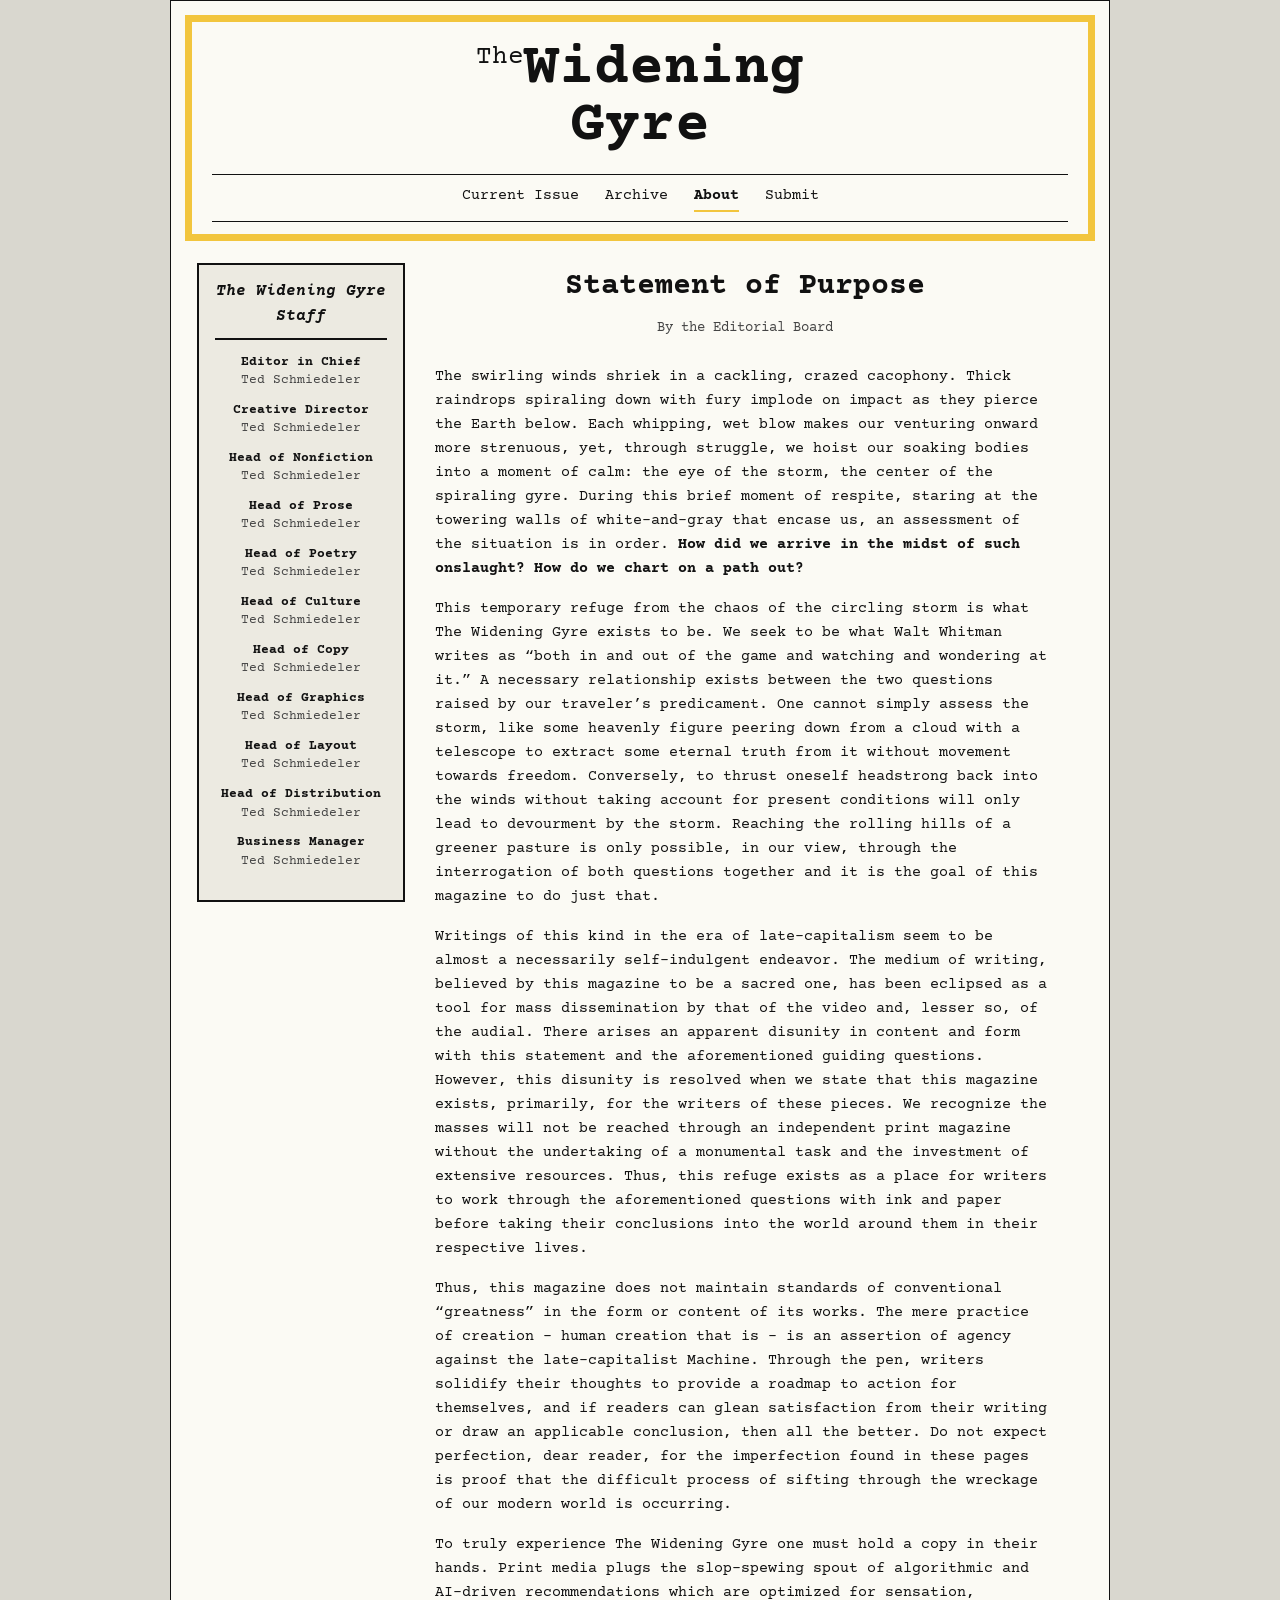
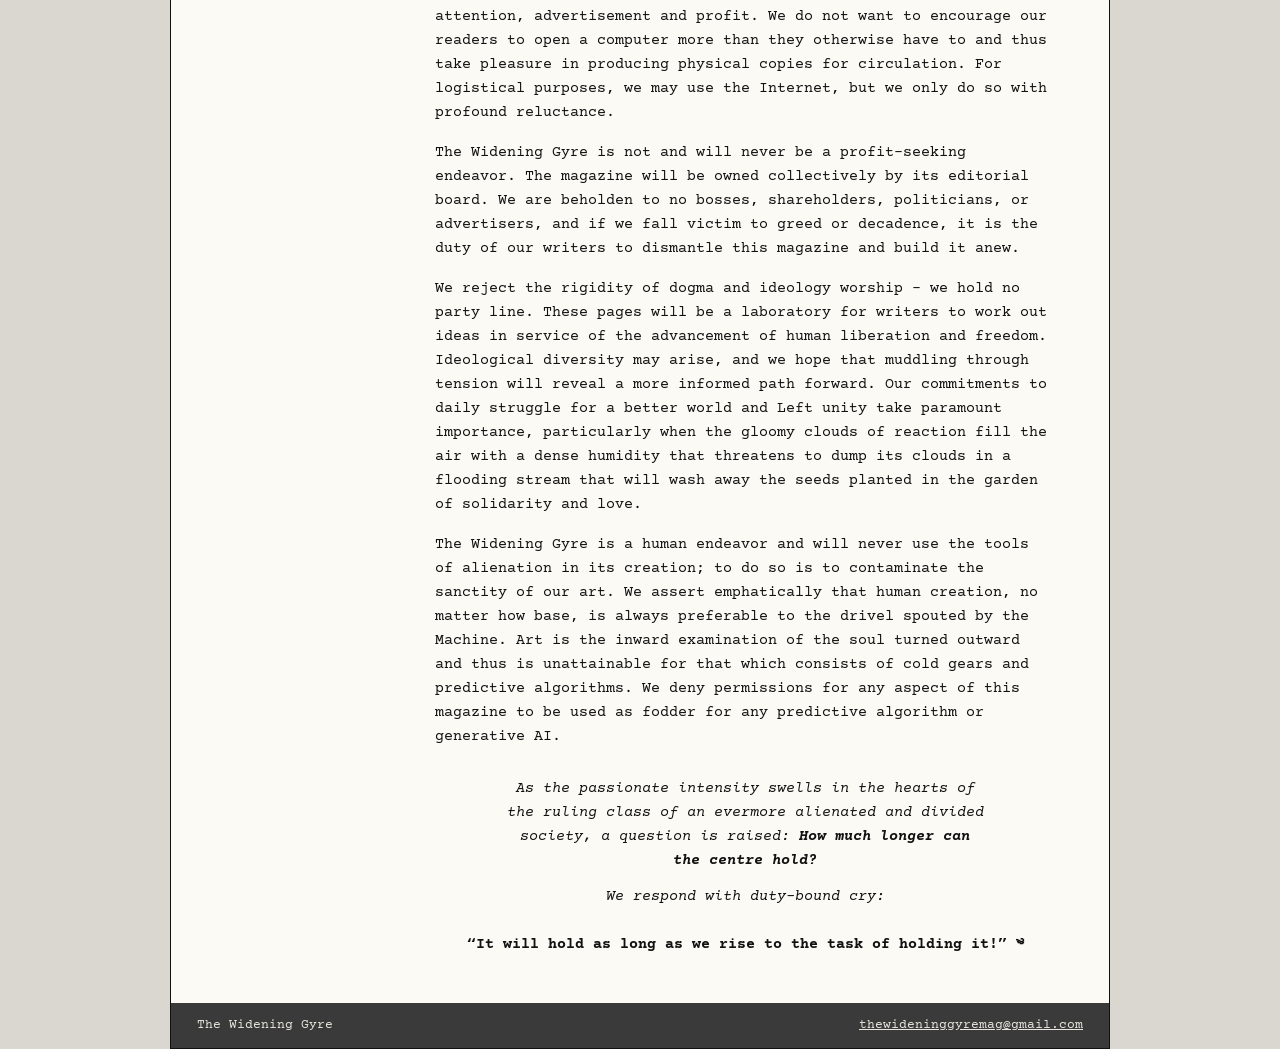
<file: about/index.html>
<!DOCTYPE html>
<html lang="en">
<head>
  <meta charset="UTF-8">
  <meta name="viewport" content="width=device-width, initial-scale=1.0">
  <meta name="robots" content="noindex, nofollow">
  <title>About — The Widening Gyre</title>
  <meta name="description" content="The Statement of Purpose of The Widening Gyre.">
  <link rel="icon" href="/favicon.ico" sizes="any">
  <link rel="icon" type="image/png" sizes="32x32" href="/assets/favicon-32.png">
  <link rel="icon" type="image/png" sizes="16x16" href="/assets/favicon-16.png">
  <link rel="apple-touch-icon" href="/assets/apple-touch-icon.png">
  <meta property="og:type" content="website">
  <meta property="og:site_name" content="The Widening Gyre">
  <meta property="og:title" content="About — The Widening Gyre">
  <meta property="og:description" content="The Statement of Purpose of The Widening Gyre.">
  <meta property="og:image" content="https://thewideninggyremag.com/assets/og-image.png">
  <meta property="og:url" content="https://thewideninggyremag.com/about/">
  <meta name="twitter:card" content="summary_large_image">
  <meta name="twitter:image" content="https://thewideninggyremag.com/assets/og-image.png">
  <link rel="stylesheet" href="/css/style.css">
</head>
<body>
  <div class="page">
    <header class="masthead-wrap">
      <div class="masthead">
        <a class="logo" href="/">
          <span class="logo-line1"><span class="logo-the">The</span><span class="logo-big">Widening</span></span>
          <span class="logo-line2"><span class="logo-big">Gyre</span></span>
        </a>
        <nav class="nav">
          <a href="/">Current Issue</a>
          <a href="/archive/">Archive</a>
          <a href="/about/" class="active">About</a>
          <a href="/submit/">Submit</a>
        </nav>
      </div>
    </header>

    <main>
      <div class="about-layout">
        <aside class="staff-sidebar">
          <div class="staff-title">The Widening Gyre Staff</div>
          <div class="staff-entry"><span class="staff-role">Editor in Chief</span><span class="staff-name">Ted Schmiedeler</span></div>
          <div class="staff-entry"><span class="staff-role">Creative Director</span><span class="staff-name">Ted Schmiedeler</span></div>
          <div class="staff-entry"><span class="staff-role">Head of Nonfiction</span><span class="staff-name">Ted Schmiedeler</span></div>
          <div class="staff-entry"><span class="staff-role">Head of Prose</span><span class="staff-name">Ted Schmiedeler</span></div>
          <div class="staff-entry"><span class="staff-role">Head of Poetry</span><span class="staff-name">Ted Schmiedeler</span></div>
          <div class="staff-entry"><span class="staff-role">Head of Culture</span><span class="staff-name">Ted Schmiedeler</span></div>
          <div class="staff-entry"><span class="staff-role">Head of Copy</span><span class="staff-name">Ted Schmiedeler</span></div>
          <div class="staff-entry"><span class="staff-role">Head of Graphics</span><span class="staff-name">Ted Schmiedeler</span></div>
          <div class="staff-entry"><span class="staff-role">Head of Layout</span><span class="staff-name">Ted Schmiedeler</span></div>
          <div class="staff-entry"><span class="staff-role">Head of Distribution</span><span class="staff-name">Ted Schmiedeler</span></div>
          <div class="staff-entry"><span class="staff-role">Business Manager</span><span class="staff-name">Ted Schmiedeler</span></div>
        </aside>
        <article class="prose">
        <h1>Statement of Purpose</h1>
        <div class="byline">By the Editorial Board</div>

        <p>The swirling winds shriek in a cackling, crazed cacophony. Thick raindrops spiraling down with fury implode on impact as they pierce the Earth below. Each whipping, wet blow makes our venturing onward more strenuous, yet, through struggle, we hoist our soaking bodies into a moment of calm: the eye of the storm, the center of the spiraling gyre. During this brief moment of respite, staring at the towering walls of white-and-gray that encase us, an assessment of the situation is in order. <span class="lead-q">How did we arrive in the midst of such onslaught? How do we chart on a path out?</span></p>

        <p>This temporary refuge from the chaos of the circling storm is what The Widening Gyre exists to be. We seek to be what Walt Whitman writes as “both in and out of the game and watching and wondering at it.” A necessary relationship exists between the two questions raised by our traveler’s predicament. One cannot simply assess the storm, like some heavenly figure peering down from a cloud with a telescope to extract some eternal truth from it without movement towards freedom. Conversely, to thrust oneself headstrong back into the winds without taking account for present conditions will only lead to devourment by the storm. Reaching the rolling hills of a greener pasture is only possible, in our view, through the interrogation of both questions together and it is the goal of this magazine to do just that.</p>

        <p>Writings of this kind in the era of late-capitalism seem to be almost a necessarily self-indulgent endeavor. The medium of writing, believed by this magazine to be a sacred one, has been eclipsed as a tool for mass dissemination by that of the video and, lesser so, of the audial. There arises an apparent disunity in content and form with this statement and the aforementioned guiding questions. However, this disunity is resolved when we state that this magazine exists, primarily, for the writers of these pieces. We recognize the masses will not be reached through an independent print magazine without the undertaking of a monumental task and the investment of extensive resources. Thus, this refuge exists as a place for writers to work through the aforementioned questions with ink and paper before taking their conclusions into the world around them in their respective lives.</p>

        <p>Thus, this magazine does not maintain standards of conventional “greatness” in the form or content of its works. The mere practice of creation – human creation that is – is an assertion of agency against the late-capitalist Machine. Through the pen, writers solidify their thoughts to provide a roadmap to action for themselves, and if readers can glean satisfaction from their writing or draw an applicable conclusion, then all the better. Do not expect perfection, dear reader, for the imperfection found in these pages is proof that the difficult process of sifting through the wreckage of our modern world is occurring.</p>

        <p>To truly experience The Widening Gyre one must hold a copy in their hands. Print media plugs the slop-spewing spout of algorithmic and AI-driven recommendations which are optimized for sensation, attention, advertisement and profit. We do not want to encourage our readers to open a computer more than they otherwise have to and thus take pleasure in producing physical copies for circulation. For logistical purposes, we may use the Internet, but we only do so with profound reluctance.</p>

        <p>The Widening Gyre is not and will never be a profit-seeking endeavor. The magazine will be owned collectively by its editorial board. We are beholden to no bosses, shareholders, politicians, or advertisers, and if we fall victim to greed or decadence, it is the duty of our writers to dismantle this magazine and build it anew.</p>

        <p>We reject the rigidity of dogma and ideology worship – we hold no party line. These pages will be a laboratory for writers to work out ideas in service of the advancement of human liberation and freedom. Ideological diversity may arise, and we hope that muddling through tension will reveal a more informed path forward. Our commitments to daily struggle for a better world and Left unity take paramount importance, particularly when the gloomy clouds of reaction fill the air with a dense humidity that threatens to dump its clouds in a flooding stream that will wash away the seeds planted in the garden of solidarity and love.</p>

        <p>The Widening Gyre is a human endeavor and will never use the tools of alienation in its creation; to do so is to contaminate the sanctity of our art. We assert emphatically that human creation, no matter how base, is always preferable to the drivel spouted by the Machine. Art is the inward examination of the soul turned outward and thus is unattainable for that which consists of cold gears and predictive algorithms. We deny permissions for any aspect of this magazine to be used as fodder for any predictive algorithm or generative AI.</p>

        <p class="coda">As the passionate intensity swells in the hearts of the ruling class of an evermore alienated and divided society, a question is raised: <span class="lead-q">How much longer can the centre hold?</span></p>

        <p class="coda">We respond with duty-bound cry:</p>

        <p class="closing">“It will hold as long as we rise to the task of holding it!” ༄</p>
        </article>
      </div>
    </main>

    <footer class="site-footer">
      <span>The Widening Gyre</span>
      <a href="mailto:thewideninggyremag@gmail.com">thewideninggyremag@gmail.com</a>
    </footer>
  </div>
</body>
</html>
</file>
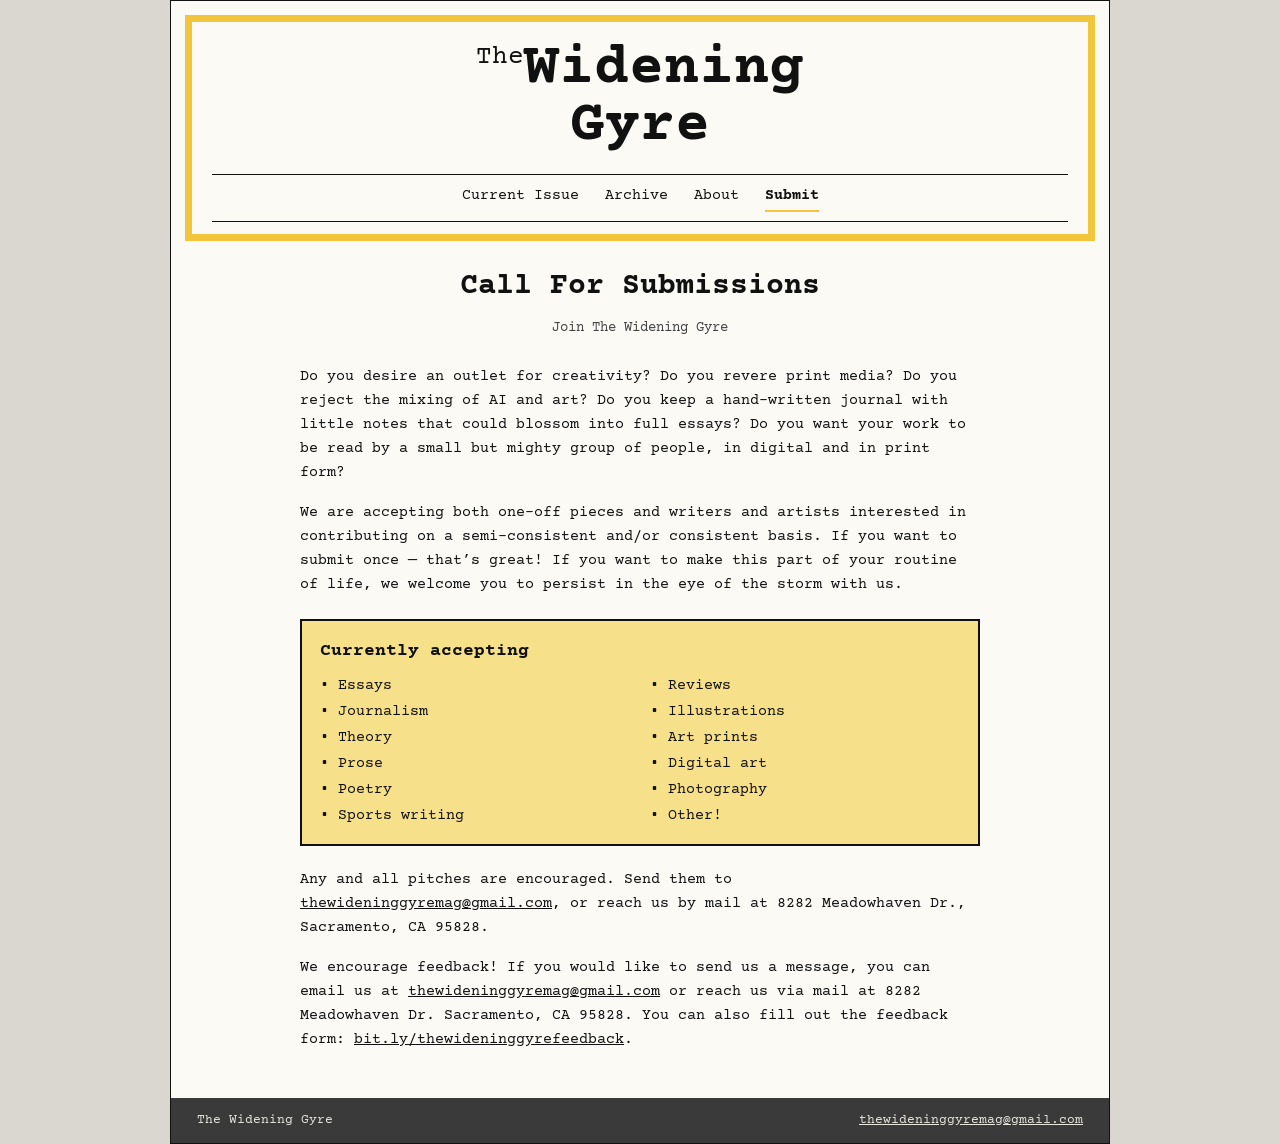
<file: submit/index.html>
<!DOCTYPE html>
<html lang="en">
<head>
  <meta charset="UTF-8">
  <meta name="viewport" content="width=device-width, initial-scale=1.0">
  <meta name="robots" content="noindex, nofollow">
  <title>Submit — The Widening Gyre</title>
  <meta name="description" content="Submit your writing or artwork to The Widening Gyre.">
  <link rel="icon" href="/favicon.ico" sizes="any">
  <link rel="icon" type="image/png" sizes="32x32" href="/assets/favicon-32.png">
  <link rel="icon" type="image/png" sizes="16x16" href="/assets/favicon-16.png">
  <link rel="apple-touch-icon" href="/assets/apple-touch-icon.png">
  <meta property="og:type" content="website">
  <meta property="og:site_name" content="The Widening Gyre">
  <meta property="og:title" content="Submit — The Widening Gyre">
  <meta property="og:description" content="Submit your writing or artwork to The Widening Gyre.">
  <meta property="og:image" content="https://thewideninggyremag.com/assets/og-image.png">
  <meta property="og:url" content="https://thewideninggyremag.com/submit/">
  <meta name="twitter:card" content="summary_large_image">
  <meta name="twitter:image" content="https://thewideninggyremag.com/assets/og-image.png">
  <link rel="stylesheet" href="/css/style.css">
</head>
<body>
  <div class="page">
    <header class="masthead-wrap">
      <div class="masthead">
        <a class="logo" href="/">
          <span class="logo-line1"><span class="logo-the">The</span><span class="logo-big">Widening</span></span>
          <span class="logo-line2"><span class="logo-big">Gyre</span></span>
        </a>
        <nav class="nav">
          <a href="/">Current Issue</a>
          <a href="/archive/">Archive</a>
          <a href="/about/">About</a>
          <a href="/submit/" class="active">Submit</a>
        </nav>
      </div>
    </header>

    <main>
      <article class="prose">
        <h1>Call For Submissions</h1>
        <div class="byline">Join The Widening Gyre</div>

        <p>Do you desire an outlet for creativity? Do you revere print media? Do you reject the mixing of AI and art? Do you keep a hand-written journal with little notes that could blossom into full essays? Do you want your work to be read by a small but mighty group of people, in digital and in print form?</p>

        <p>We are accepting both one-off pieces and writers and artists interested in contributing on a semi-consistent and/or consistent basis. If you want to submit once — that’s great! If you want to make this part of your routine of life, we welcome you to persist in the eye of the storm with us.</p>

        <div class="callout">
          <h2>Currently accepting</h2>
          <div class="type-list">
            <span>• Essays</span><span>• Reviews</span>
            <span>• Journalism</span><span>• Illustrations</span>
            <span>• Theory</span><span>• Art prints</span>
            <span>• Prose</span><span>• Digital art</span>
            <span>• Poetry</span><span>• Photography</span>
            <span>• Sports writing</span><span>• Other!</span>
          </div>
        </div>

        <p>Any and all pitches are encouraged. Send them to
          <a href="mailto:thewideninggyremag@gmail.com">thewideninggyremag@gmail.com</a>,
          or reach us by mail at 8282 Meadowhaven Dr., Sacramento, CA 95828.</p>

        <p>We encourage feedback! If you would like to send us a message, you can email us at <a href="mailto:thewideninggyremag@gmail.com">thewideninggyremag@gmail.com</a> or reach us via mail at 8282 Meadowhaven Dr. Sacramento, CA 95828. You can also fill out the feedback form: <a href="https://bit.ly/thewideninggyrefeedback">bit.ly/thewideninggyrefeedback</a>.</p>
      </article>
    </main>

    <footer class="site-footer">
      <span>The Widening Gyre</span>
      <a href="mailto:thewideninggyremag@gmail.com">thewideninggyremag@gmail.com</a>
    </footer>
  </div>
</body>
</html>
</file>
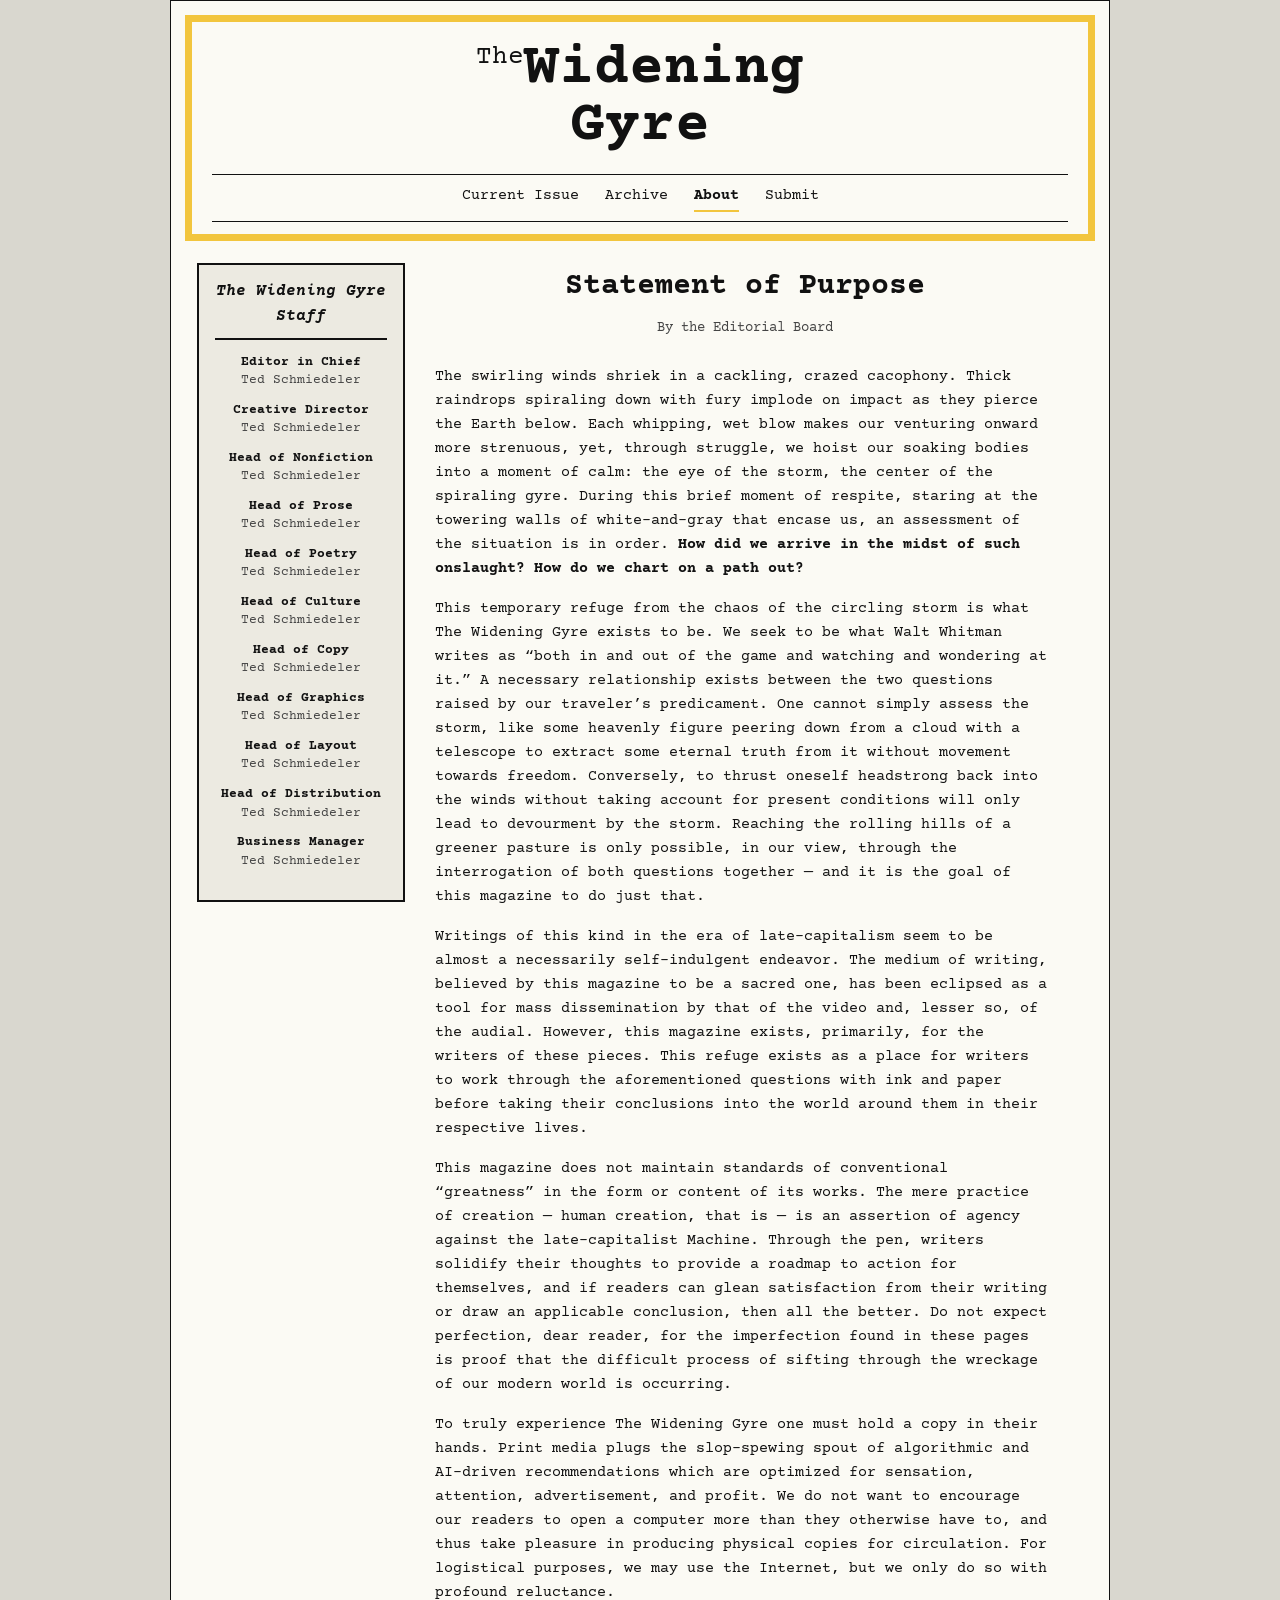
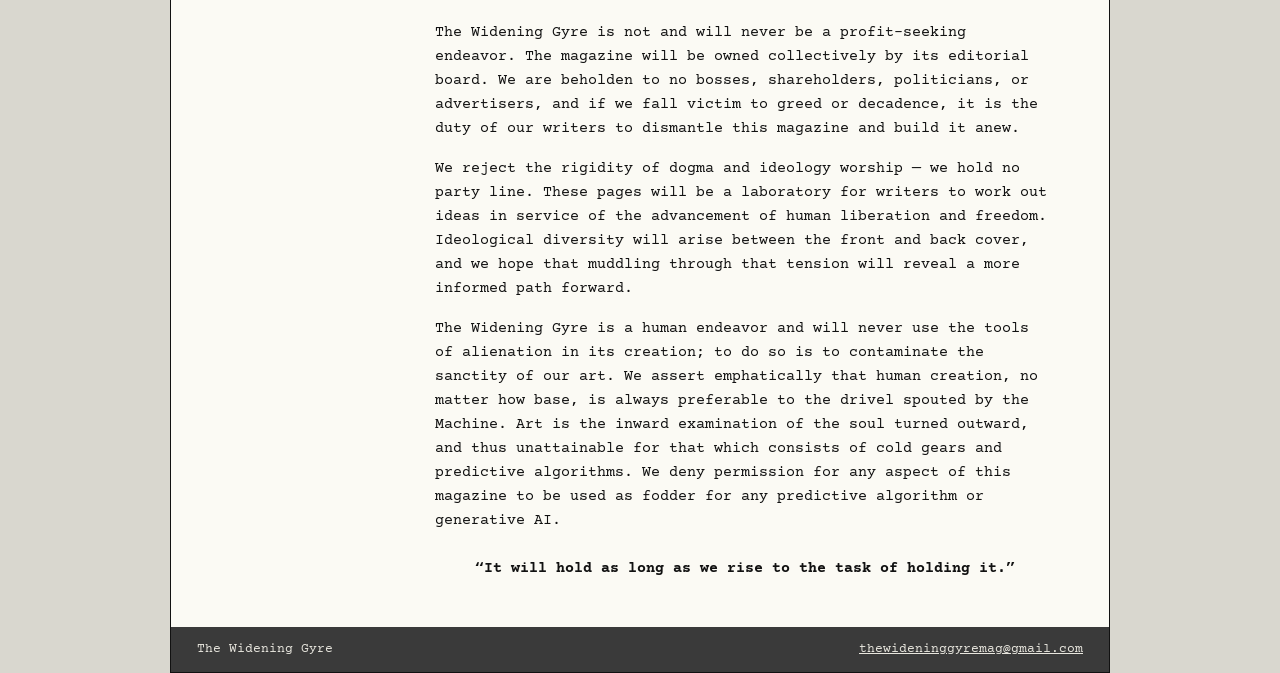
<file: about.html>
<!DOCTYPE html>
<html lang="en">
<head>
  <meta charset="UTF-8">
  <meta name="viewport" content="width=device-width, initial-scale=1.0">
  <title>About — The Widening Gyre</title>
  <meta name="description" content="The Statement of Purpose of The Widening Gyre.">
  <link rel="stylesheet" href="css/style.css">
</head>
<body>
  <div class="page">
    <header class="masthead-wrap">
      <div class="masthead">
        <a class="logo" href="index.html">
          <span class="logo-line1"><span class="logo-the">The</span><span class="logo-big">Widening</span></span>
          <span class="logo-line2"><span class="logo-big">Gyre</span></span>
        </a>
        <nav class="nav">
          <a href="index.html">Current Issue</a>
          <a href="archive.html">Archive</a>
          <a href="about.html" class="active">About</a>
          <a href="submit.html">Submit</a>
        </nav>
      </div>
    </header>

    <main>
      <div class="about-layout">
        <aside class="staff-sidebar">
          <div class="staff-title">The Widening Gyre Staff</div>
          <div class="staff-entry"><span class="staff-role">Editor in Chief</span><span class="staff-name">Ted Schmiedeler</span></div>
          <div class="staff-entry"><span class="staff-role">Creative Director</span><span class="staff-name">Ted Schmiedeler</span></div>
          <div class="staff-entry"><span class="staff-role">Head of Nonfiction</span><span class="staff-name">Ted Schmiedeler</span></div>
          <div class="staff-entry"><span class="staff-role">Head of Prose</span><span class="staff-name">Ted Schmiedeler</span></div>
          <div class="staff-entry"><span class="staff-role">Head of Poetry</span><span class="staff-name">Ted Schmiedeler</span></div>
          <div class="staff-entry"><span class="staff-role">Head of Culture</span><span class="staff-name">Ted Schmiedeler</span></div>
          <div class="staff-entry"><span class="staff-role">Head of Copy</span><span class="staff-name">Ted Schmiedeler</span></div>
          <div class="staff-entry"><span class="staff-role">Head of Graphics</span><span class="staff-name">Ted Schmiedeler</span></div>
          <div class="staff-entry"><span class="staff-role">Head of Layout</span><span class="staff-name">Ted Schmiedeler</span></div>
          <div class="staff-entry"><span class="staff-role">Head of Distribution</span><span class="staff-name">Ted Schmiedeler</span></div>
          <div class="staff-entry"><span class="staff-role">Business Manager</span><span class="staff-name">Ted Schmiedeler</span></div>
        </aside>
        <article class="prose">
        <h1>Statement of Purpose</h1>
        <div class="byline">By the Editorial Board</div>

        <p>The swirling winds shriek in a cackling, crazed cacophony. Thick raindrops spiraling down with fury implode on impact as they pierce the Earth below. Each whipping, wet blow makes our venturing onward more strenuous, yet, through struggle, we hoist our soaking bodies into a moment of calm: the eye of the storm, the center of the spiraling gyre. During this brief moment of respite, staring at the towering walls of white-and-gray that encase us, an assessment of the situation is in order. <span class="lead-q">How did we arrive in the midst of such onslaught? How do we chart on a path out?</span></p>

        <p>This temporary refuge from the chaos of the circling storm is what The Widening Gyre exists to be. We seek to be what Walt Whitman writes as “both in and out of the game and watching and wondering at it.” A necessary relationship exists between the two questions raised by our traveler’s predicament. One cannot simply assess the storm, like some heavenly figure peering down from a cloud with a telescope to extract some eternal truth from it without movement towards freedom. Conversely, to thrust oneself headstrong back into the winds without taking account for present conditions will only lead to devourment by the storm. Reaching the rolling hills of a greener pasture is only possible, in our view, through the interrogation of both questions together — and it is the goal of this magazine to do just that.</p>

        <p>Writings of this kind in the era of late-capitalism seem to be almost a necessarily self-indulgent endeavor. The medium of writing, believed by this magazine to be a sacred one, has been eclipsed as a tool for mass dissemination by that of the video and, lesser so, of the audial. However, this magazine exists, primarily, for the writers of these pieces. This refuge exists as a place for writers to work through the aforementioned questions with ink and paper before taking their conclusions into the world around them in their respective lives.</p>

        <p>This magazine does not maintain standards of conventional “greatness” in the form or content of its works. The mere practice of creation — human creation, that is — is an assertion of agency against the late-capitalist Machine. Through the pen, writers solidify their thoughts to provide a roadmap to action for themselves, and if readers can glean satisfaction from their writing or draw an applicable conclusion, then all the better. Do not expect perfection, dear reader, for the imperfection found in these pages is proof that the difficult process of sifting through the wreckage of our modern world is occurring.</p>

        <p>To truly experience The Widening Gyre one must hold a copy in their hands. Print media plugs the slop-spewing spout of algorithmic and AI-driven recommendations which are optimized for sensation, attention, advertisement, and profit. We do not want to encourage our readers to open a computer more than they otherwise have to, and thus take pleasure in producing physical copies for circulation. For logistical purposes, we may use the Internet, but we only do so with profound reluctance.</p>

        <p>The Widening Gyre is not and will never be a profit-seeking endeavor. The magazine will be owned collectively by its editorial board. We are beholden to no bosses, shareholders, politicians, or advertisers, and if we fall victim to greed or decadence, it is the duty of our writers to dismantle this magazine and build it anew.</p>

        <p>We reject the rigidity of dogma and ideology worship — we hold no party line. These pages will be a laboratory for writers to work out ideas in service of the advancement of human liberation and freedom. Ideological diversity will arise between the front and back cover, and we hope that muddling through that tension will reveal a more informed path forward.</p>

        <p>The Widening Gyre is a human endeavor and will never use the tools of alienation in its creation; to do so is to contaminate the sanctity of our art. We assert emphatically that human creation, no matter how base, is always preferable to the drivel spouted by the Machine. Art is the inward examination of the soul turned outward, and thus unattainable for that which consists of cold gears and predictive algorithms. We deny permission for any aspect of this magazine to be used as fodder for any predictive algorithm or generative AI.</p>

        <p class="closing">“It will hold as long as we rise to the task of holding it.”</p>
        </article>
      </div>
    </main>

    <footer class="site-footer">
      <span>The Widening Gyre</span>
      <a href="mailto:thewideninggyremag@gmail.com">thewideninggyremag@gmail.com</a>
    </footer>
  </div>
</body>
</html>
</file>
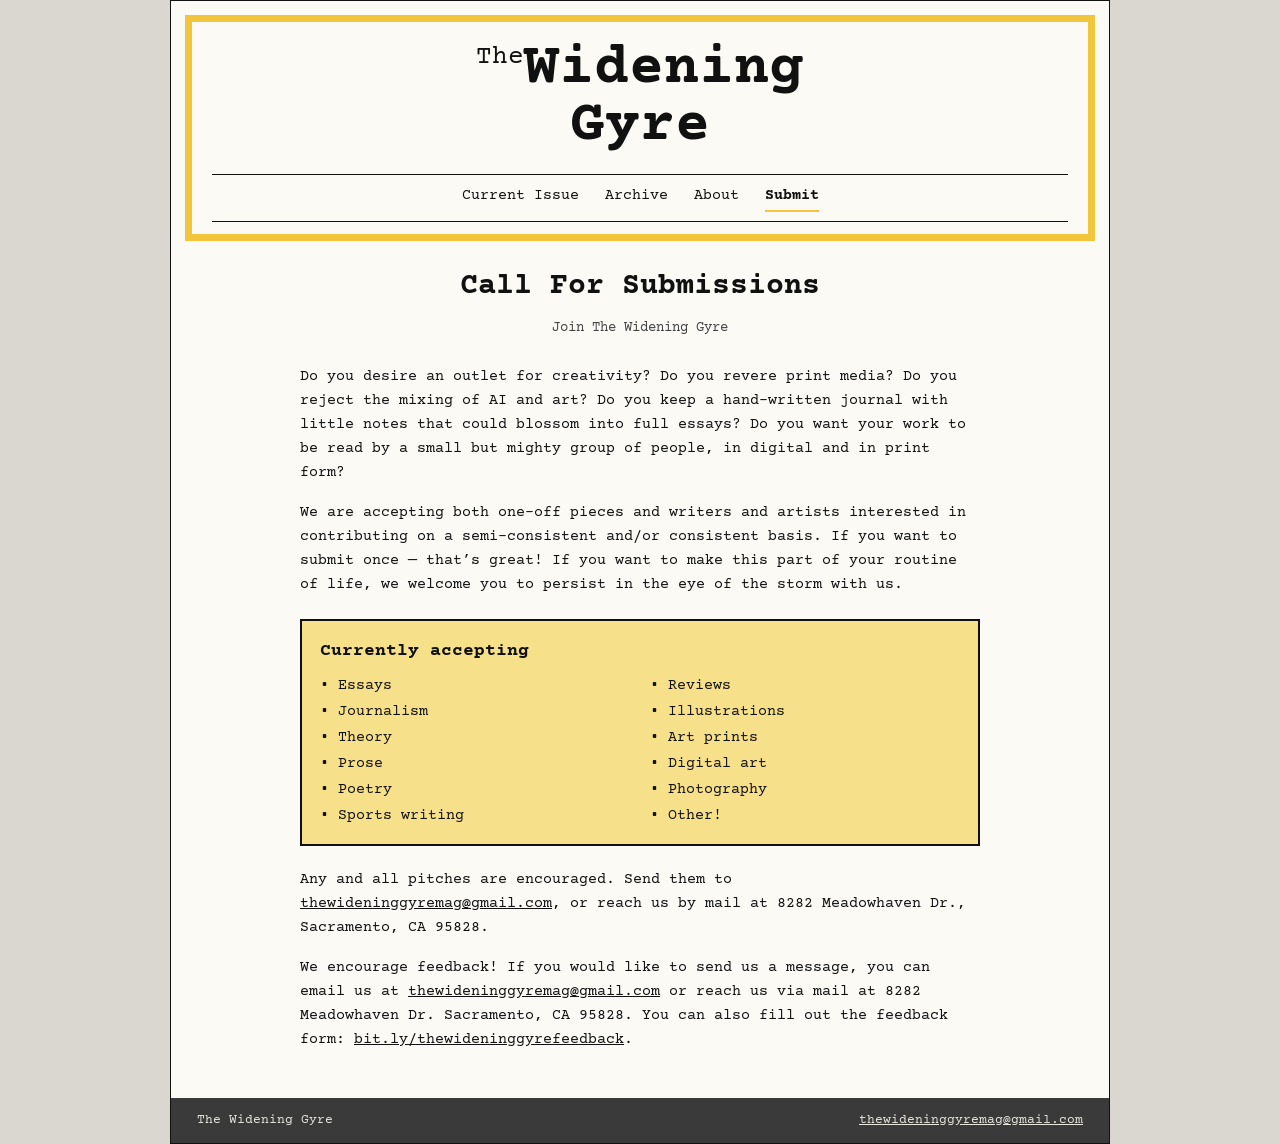
<file: submit.html>
<!DOCTYPE html>
<html lang="en">
<head>
  <meta charset="UTF-8">
  <meta name="viewport" content="width=device-width, initial-scale=1.0">
  <title>Submit — The Widening Gyre</title>
  <meta name="description" content="Submit your writing or artwork to The Widening Gyre.">
  <link rel="stylesheet" href="css/style.css">
</head>
<body>
  <div class="page">
    <header class="masthead-wrap">
      <div class="masthead">
        <a class="logo" href="index.html">
          <span class="logo-line1"><span class="logo-the">The</span><span class="logo-big">Widening</span></span>
          <span class="logo-line2"><span class="logo-big">Gyre</span></span>
        </a>
        <nav class="nav">
          <a href="index.html">Current Issue</a>
          <a href="archive.html">Archive</a>
          <a href="about.html">About</a>
          <a href="submit.html" class="active">Submit</a>
        </nav>
      </div>
    </header>

    <main>
      <article class="prose">
        <h1>Call For Submissions</h1>
        <div class="byline">Join The Widening Gyre</div>

        <p>Do you desire an outlet for creativity? Do you revere print media? Do you reject the mixing of AI and art? Do you keep a hand-written journal with little notes that could blossom into full essays? Do you want your work to be read by a small but mighty group of people, in digital and in print form?</p>

        <p>We are accepting both one-off pieces and writers and artists interested in contributing on a semi-consistent and/or consistent basis. If you want to submit once — that’s great! If you want to make this part of your routine of life, we welcome you to persist in the eye of the storm with us.</p>

        <div class="callout">
          <h2>Currently accepting</h2>
          <div class="type-list">
            <span>• Essays</span><span>• Reviews</span>
            <span>• Journalism</span><span>• Illustrations</span>
            <span>• Theory</span><span>• Art prints</span>
            <span>• Prose</span><span>• Digital art</span>
            <span>• Poetry</span><span>• Photography</span>
            <span>• Sports writing</span><span>• Other!</span>
          </div>
        </div>

        <p>Any and all pitches are encouraged. Send them to
          <a href="mailto:thewideninggyremag@gmail.com">thewideninggyremag@gmail.com</a>,
          or reach us by mail at 8282 Meadowhaven Dr., Sacramento, CA 95828.</p>

        <p>We encourage feedback! If you would like to send us a message, you can email us at <a href="mailto:thewideninggyremag@gmail.com">thewideninggyremag@gmail.com</a> or reach us via mail at 8282 Meadowhaven Dr. Sacramento, CA 95828. You can also fill out the feedback form: <a href="https://bit.ly/thewideninggyrefeedback">bit.ly/thewideninggyrefeedback</a>.</p>
      </article>
    </main>

    <footer class="site-footer">
      <span>The Widening Gyre</span>
      <a href="mailto:thewideninggyremag@gmail.com">thewideninggyremag@gmail.com</a>
    </footer>
  </div>
</body>
</html>
</file>
<file: css/style.css>
/* The Widening Gyre — site styles
   Typeface: Courier Prime, chosen to match the printed cover. */
@import url('https://fonts.googleapis.com/css2?family=Courier+Prime:ital,wght@0,400;0,700;1,400;1,700&display=swap');

:root {
  --yellow: #f2c53d;
  --yellow-soft: #f7e08a;
  --ink: #111111;
  --paper: #fbfaf4;
  --paper-2: #eceae1;
  --charcoal: #3a3a3a;
  --muted: #444444;
  --frame: 7px;
}

* { box-sizing: border-box; }

html, body { margin: 0; padding: 0; }

body {
  font-family: 'Courier Prime', 'Courier New', monospace;
  background: #d9d7cf;
  color: var(--ink);
  line-height: 1.6;
  -webkit-font-smoothing: antialiased;
}

/* The "printed sheet" that holds the whole site */
.page {
  max-width: 940px;
  margin: 0 auto;
  background: var(--paper);
  border: 1px solid var(--ink);
  min-height: 100vh;
  display: flex;
  flex-direction: column;
}

a { color: inherit; }

/* ---------- Masthead ---------- */
.masthead-wrap { padding: 14px 14px 0; }

.masthead {
  border: var(--frame) solid var(--yellow);
  padding: 20px 20px 12px;
}

.logo { display: block; text-decoration: none; text-align: center; line-height: 0.98; }
.logo-line1, .logo-line2 { display: block; }
.logo-the { font-size: 26px; vertical-align: top; position: relative; top: 3px; }
.logo-big { font-size: clamp(38px, 8vw, 58px); font-weight: 700; letter-spacing: 0; }

.nav {
  display: flex;
  justify-content: center;
  flex-wrap: wrap;
  gap: 8px 26px;
  margin-top: 18px;
  padding: 9px 0;
  border-top: 1px solid var(--ink);
  border-bottom: 1px solid var(--ink);
  font-size: 15px;
}
.nav a { text-decoration: none; padding-bottom: 2px; border-bottom: 2px solid transparent; }
.nav a:hover { border-bottom-color: var(--yellow); }
.nav a.active { font-weight: 700; border-bottom-color: var(--yellow); }

/* ---------- Main ---------- */
main { flex: 1 0 auto; padding: 22px 26px 30px; }

.section-label {
  font-size: 13px;
  letter-spacing: 2px;
  font-weight: 700;
  color: var(--charcoal);
  border-bottom: 1px solid var(--ink);
  padding-bottom: 6px;
  margin: 4px 0 20px;
}

/* ---------- Current issue hero ---------- */
.hero { display: flex; gap: 28px; align-items: flex-start; }
.hero-cover { flex: 0 0 240px; }
.cover-frame { border: 8px solid var(--yellow); background: #fff; padding: 6px; display: block; }
.cover-frame img { display: block; width: 100%; height: auto; }
.hero-body { flex: 1; min-width: 0; }

.tag {
  display: inline-block;
  background: var(--yellow-soft);
  color: #6b5000;
  font-weight: 700;
  font-size: 12px;
  letter-spacing: 2px;
  padding: 4px 10px;
}
.hero-theme { font-size: clamp(24px, 4.5vw, 34px); font-weight: 700; line-height: 1.08; margin: 12px 0 4px; }
.hero-meta { font-size: 14px; color: var(--muted); margin-bottom: 14px; }
.hero-blurb { font-size: 15px; margin-bottom: 18px; }

/* Table of contents */
.toc { border-top: 1px solid var(--ink); border-bottom: 1px solid var(--ink); padding: 6px 0; margin-bottom: 20px; }
.toc-row { display: flex; align-items: baseline; gap: 10px; padding: 5px 0; font-size: 15px; }
.toc-title { flex: 1; }
.toc-author { color: var(--muted); font-size: 13px; }
.toc-dots { flex: 0 0 auto; }
.toc-page { background: var(--yellow); font-weight: 700; padding: 0 8px; }

/* Buttons */
.btn { display: inline-block; text-decoration: none; font-size: 15px; font-weight: 700; padding: 10px 18px; border: 2px solid var(--ink); }
.btn-solid { background: var(--ink); color: var(--paper); }
.btn-solid:hover { background: var(--charcoal); }
.btn-ghost { background: transparent; color: var(--ink); font-weight: 400; }
.btn-ghost:hover { background: var(--yellow-soft); }
.btn-row { display: flex; flex-wrap: wrap; gap: 12px; }

/* ---------- Archive grid ---------- */
.archive-grid { display: grid; grid-template-columns: repeat(auto-fill, minmax(180px, 1fr)); gap: 26px; }
.issue-card { text-decoration: none; display: block; }
.issue-card .cover-frame { border-width: 5px; transition: transform .12s ease; }
.issue-card:hover .cover-frame { transform: translateY(-3px); }
.issue-card-meta { text-align: center; margin-top: 10px; }
.issue-card-no { font-weight: 700; font-size: 15px; }
.issue-card-theme { font-size: 13px; color: var(--muted); }

.empty-slot {
  border: 4px dashed #b7b5ac;
  background: #f4f2ea;
  aspect-ratio: 2 / 3;
  display: flex;
  align-items: center;
  justify-content: center;
  color: #9a988f;
  font-size: 14px;
}

/* ---------- Prose (About / Submit) ---------- */
.prose { max-width: 680px; margin: 0 auto; }
.prose h1 { font-size: 30px; text-align: center; margin: 0 0 6px; }
.prose .byline { text-align: center; color: var(--muted); font-size: 14px; margin-bottom: 26px; }
.prose p { font-size: 15px; margin: 0 0 16px; }
.prose .lead-q { font-weight: 700; }
.prose .coda { text-align: center; font-style: italic; margin: 28px auto 0; max-width: 480px; }
.prose .coda + .coda { margin-top: 12px; }
.prose .closing { text-align: center; font-weight: 700; margin-top: 24px; }

.callout { border: 2px solid var(--ink); background: var(--yellow-soft); padding: 16px 18px; margin: 22px 0; }
.callout h2 { margin: 0 0 8px; font-size: 18px; }
.type-list { display: grid; grid-template-columns: 1fr 1fr; gap: 2px 20px; font-size: 15px; }

/* ---------- About: staff sidebar ---------- */
.about-layout { display: flex; gap: 30px; align-items: flex-start; }
.about-layout .prose { margin: 0; max-width: 620px; }
.staff-sidebar { flex: 0 0 208px; background: var(--paper-2); border: 2px solid var(--ink); padding: 14px 16px 18px; }
.staff-title { font-weight: 700; font-style: italic; font-size: 16px; text-align: center; border-bottom: 2px solid var(--ink); padding-bottom: 8px; margin-bottom: 14px; }
.staff-entry { text-align: center; margin-bottom: 11px; }
.staff-role { display: block; font-weight: 700; font-size: 13px; line-height: 1.25; }
.staff-name { display: block; font-size: 13px; color: var(--muted); }
@media (max-width: 760px) {
  .about-layout { flex-direction: column; }
  .staff-sidebar { flex-basis: auto; width: 100%; }
  .about-layout .prose { max-width: none; }
}

/* ---------- Reader ---------- */
.reader-bar { display: flex; align-items: center; justify-content: space-between; gap: 12px; flex-wrap: wrap; margin-bottom: 14px; }
.reader-title { font-weight: 700; font-size: 17px; }
.reader-frame { width: 100%; height: 82vh; border: 1px solid var(--ink); background: #333; }

/* ---------- Footer ---------- */
.site-footer {
  flex-shrink: 0;
  background: var(--charcoal);
  color: #e8e6de;
  font-size: 13px;
  padding: 12px 26px;
  display: flex;
  justify-content: space-between;
  flex-wrap: wrap;
  gap: 6px;
}
.site-footer a { color: #e8e6de; }

/* ---------- Responsive ---------- */
@media (max-width: 640px) {
  main { padding: 18px 16px 24px; }
  .masthead-wrap { padding: 10px 10px 0; }
  .masthead { padding: 16px 12px 10px; }
  .hero { flex-direction: column; align-items: center; text-align: center; }
  .hero-cover { flex-basis: auto; width: 220px; }
  .toc-row, .hero-theme, .btn-row { text-align: left; }
  .btn-row { justify-content: center; }
  .type-list { grid-template-columns: 1fr; }
}
</file>
